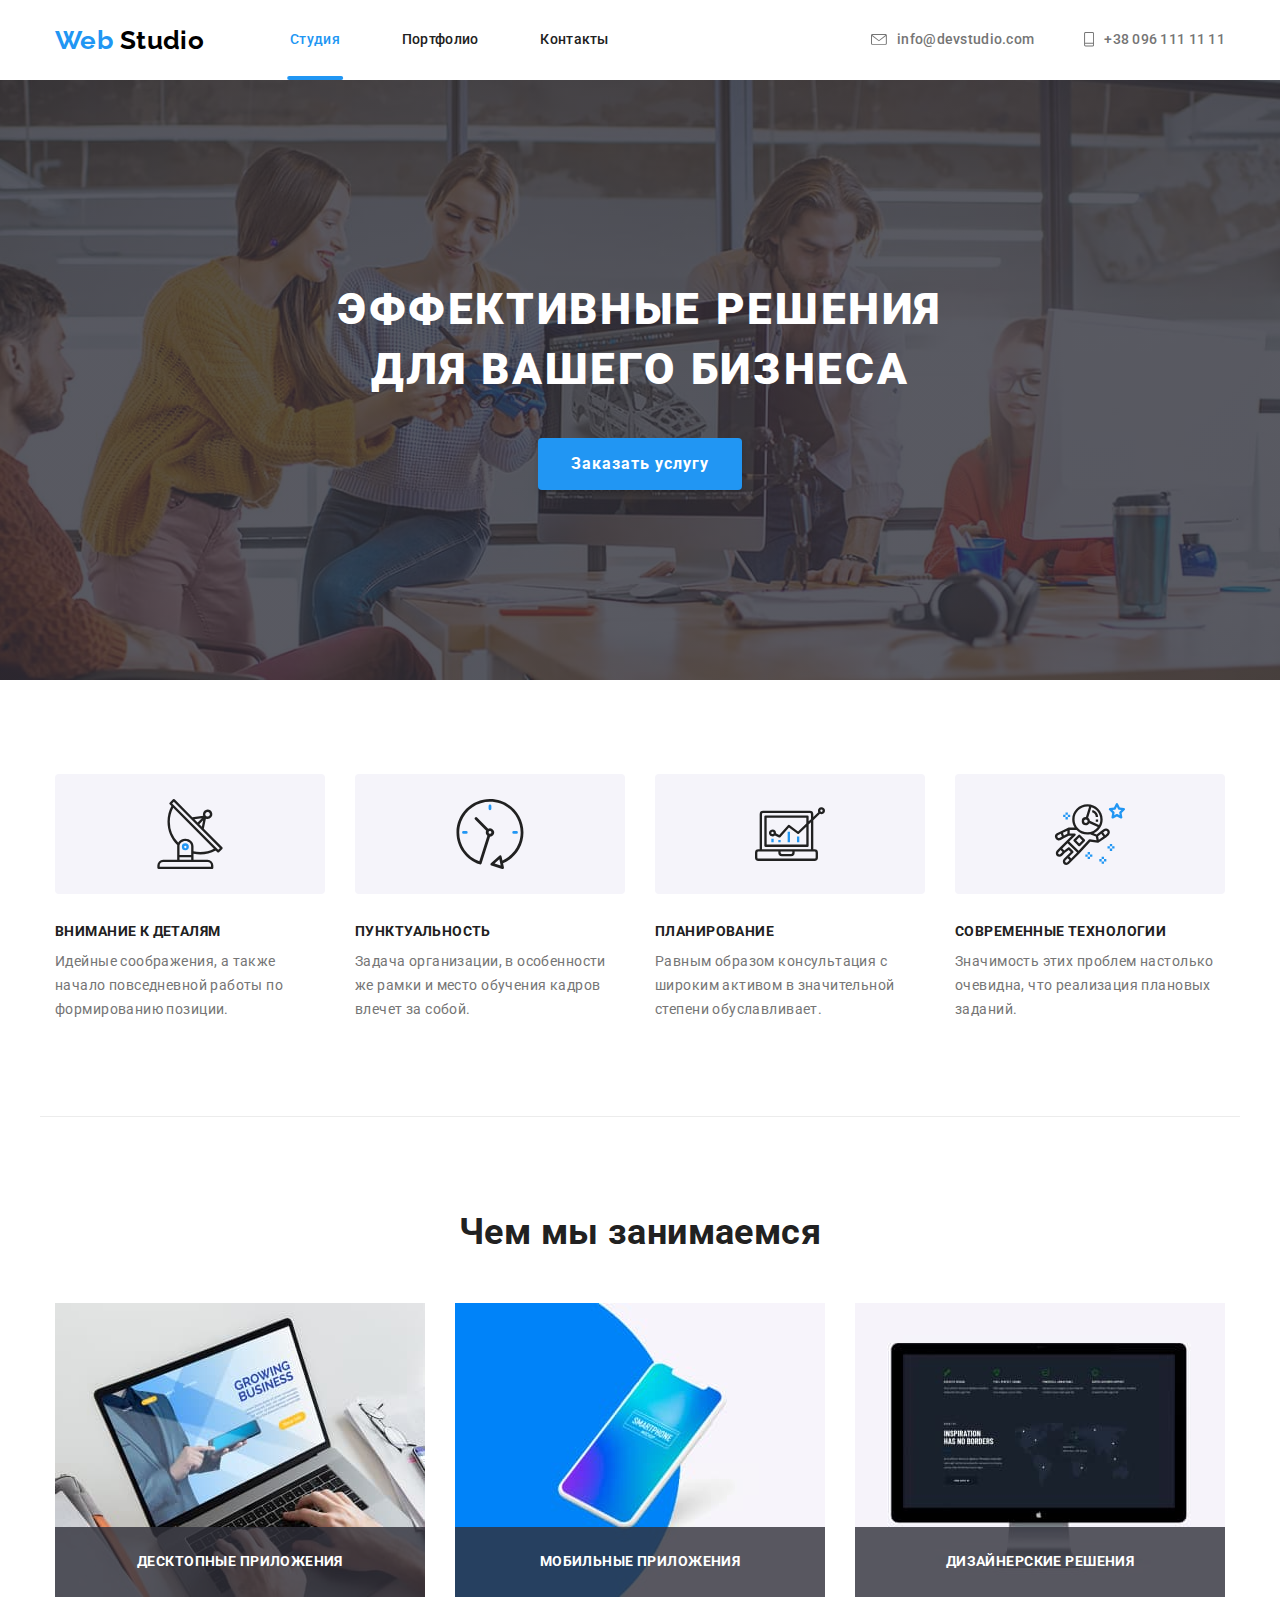
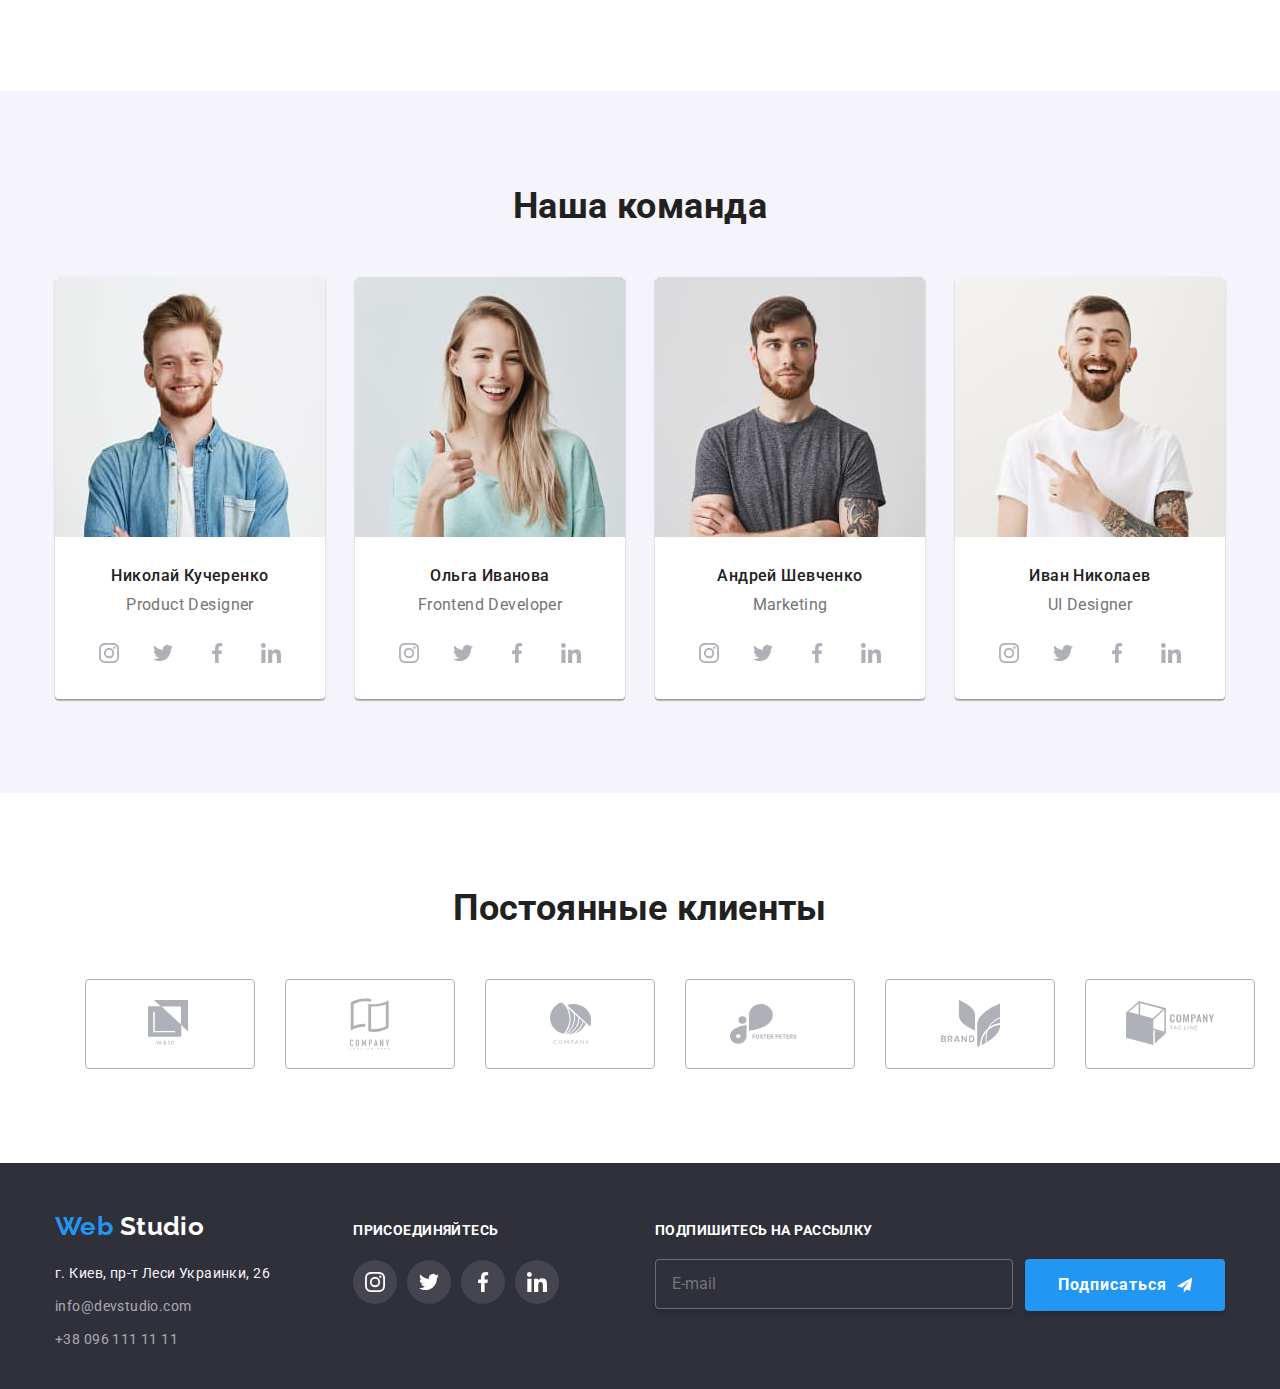
<file: index.html>
<!DOCTYPE html>
<html lang="ru">
  <head>
    <meta charset="UTF-8" />
    <meta name="viewport" content="width=device-width, initial-scale=1.0" />
    <title>Web Studio</title>
    <link
      href="https://fonts.googleapis.com/css2?family=Raleway:wght@700&family=Roboto:wght@400;500;700;900&display=swap"
      rel="stylesheet"
    />
    <link
      rel="stylesheet"
      href="https://cdnjs.cloudflare.com/ajax/libs/modern-normalize/0.6.0/modern-normalize.min.css"
    />
    <link rel="stylesheet" href="./css/main.min.css" />
    <link rel="stylesheet" href="./css/studio.min.css" />
  </head>
  <body>
    <!-- Шапка страницы -->

    <header class="page-header">
      <div class="header-flex container">
        <nav class="menu">
          <a class="logo" href="./index.html"> Web <span>Studio</span></a>
          <ul class="menu-list">
            <li class="menu-item">
              <a class="menu-link menu-link-current" href="./index.html"
                >Студия</a
              >
            </li>
            <li class="menu-item">
              <a class="menu-link" href="./portfolio.html">Портфолио</a>
            </li>
            <li class="menu-item">
              <a class="menu-link" href="#">Контакты</a>
            </li>
          </ul>
        </nav>
        <ul class="menu-contacts">
          <li class="contact-item">
            <a class="contact-link" href="mailto:info@devstudio.com">
              <svg class="contact-icon" width="16" height="11">
                <use href="./images/sprite.svg#icon-envelope"></use>
              </svg>
              info@devstudio.com
            </a>
          </li>
          <li class="contact-item">
            <a class="contact-link" href="tel:380961111111">
              <svg class="contact-icon" width="10" height="15">
                <use href="./images/sprite.svg#icon-telephone"></use>
              </svg>
              +38 096 111 11 11
            </a>
          </li>
        </ul>
      </div>
    </header>

    <!--Основной контент страницы-->

    <main>
      <!-- Герой -->
      <section class="hero">
        <h1 class="hero-title">эффективные решения для вашего бизнеса</h1>
        <button class="link-button" data-modal-open>Заказать услугу</button>

        <div class="backdrop is-hidden" data-modal>
          <div class="modal">
            <button class="modal-close" data-modal-close>
              <svg class="icon-md-close" width="11" height="11">
                <use href="./images/sprite.svg#icon-md-close"></use>
              </svg>
            </button>

            <b class="modal-title">
              Оставьте свои данные, мы вам перезвоним
            </b>

            <form class="modal-form" autocomplete="off">
              <ul class="modal-list-form">
                <li class="modal-field-item">
                  <input
                    class="textfield"
                    type="text"
                    name="name"
                    id="name"
                    placeholder=" "
                  />
                  <label class="form-label" for="name">Имя</label>
                  <svg class="form-icon" width="18" height="18">
                    <use href="./images/sprite.svg#icon-person"></use>
                  </svg>
                </li>
                <li class="modal-field-item">
                  <input
                    class="textfield"
                    type="tel"
                    name="tel"
                    id="tel"
                    placeholder=" "
                  />
                  <label class="form-label" for="tel">Телефон</label>
                  <svg class="form-icon" width="18" height="18">
                    <use href="./images/sprite.svg#icon-phone"></use>
                  </svg>
                </li>
                <li class="modal-field-item">
                  <input
                    class="textfield"
                    type="email"
                    name="email"
                    id="modal-mail"
                    placeholder=" "
                  />
                  <label class="form-label" for="modal-mail">Почта</label>
                  <svg class="form-icon" width="18" height="18">
                    <use href="./images/sprite.svg#icon-email"></use>
                  </svg>
                </li>
              </ul>
              <div class="comment-field">
                <textarea
                  class="comment"
                  name="comment"
                  id="comment"
                  rows="8"
                  placeholder=" "
                ></textarea>
                <label class="comment-label" for="comment">Комментарий</label>
              </div>

              <label class="modal-consent">
                <input class="modal-checkbox" type="checkbox" name="policy" />
                <span class="checkbox-icon"></span>
                <span
                  >Соглашаюсь с рассылкой и принимаю
                  <a class="modal-link-consent" href="#">
                    Условия договора</a
                  ></span
                >
              </label>

              <button class="link-button" type="submit">Отправить</button>
            </form>
          </div>
        </div>
      </section>

      <!--Преимущества студии-->
      <section class="benefits">
        <div class="container">
          <h2 class="visually-hidden">Наши преимущества</h2>
          <ul class="benefits-list">
            <li class="item">
              <svg class="benefit-icon" width="70" height="70">
                <use href="./images/sprite.svg#icon-antena"></use>
              </svg>
              <h3>Внимание к деталям</h3>
              <p>
                Идейные соображения, а также начало повседневной работы по
                формированию позиции.
              </p>
            </li>
            <li class="item">
              <svg class="benefit-icon" width="70" height="70">
                <use href="./images/sprite.svg#icon-clock"></use>
              </svg>
              <h3>Пунктуальность</h3>
              <p>
                Задача организации, в особенности же рамки и место обучения
                кадров влечет за собой.
              </p>
            </li>
            <li class="item">
              <svg class="benefit-icon" width="70" height="70">
                <use href="./images/sprite.svg#icon-diagram"></use>
              </svg>
              <h3>Планирование</h3>
              <p>
                Равным образом консультация с широким активом в значительной
                степени обуславливает.
              </p>
            </li>
            <li class="item">
              <svg class="benefit-icon" width="70" height="70">
                <use href="./images/sprite.svg#icon-astronaut"></use>
              </svg>
              <h3>Современные технологии</h3>
              <p>
                Значимость этих проблем настолько очевидна, что реализация
                плановых заданий.
              </p>
            </li>
          </ul>
        </div>
      </section>

      <!--Направления разработки-->
      <section class="services">
        <div class="container">
          <h2>Чем мы занимаемся</h2>
          <ul class="services-list">
            <li class="item">
              <img
                class="service-photo"
                src="./images/Operation/desktop-apps.jpg"
                alt="Картинка Рабочего стола компьютера"
                width="370"
                height="294"
              />
              <h3>Десктопные приложения</h3>
            </li>
            <li class="item">
              <img
                class="service-photo"
                src="./images/Operation/mobile-apps.jpg"
                alt="Картинка экрана мобильного телефона"
                width="370"
                height="294"
              />
              <h3>Мобильные приложения</h3>
            </li>
            <li class="item">
              <img
                class="service-photo"
                src="./images/Operation/design-apps.jpg"
                alt="Картинка Дизайнерских решений"
                width="370"
                height="294"
              />
              <h3>Дизайнерские решения</h3>
            </li>
          </ul>
        </div>
      </section>

      <!--Наша команда-->
      <section class="team">
        <div class="container">
          <h2>Наша команда</h2>
          <ul class="team-list">
            <li class="member">
              <img
                class="team-photo"
                src="./images/Photo_Contacts/john-smith.jpg"
                alt="Фото Джон Смит"
                width="270"
                height="260"
              />
              <h3>Николай Кучеренко</h3>
              <p>Product Designer</p>
              <ul class="socials-list">
                <li class="socials-item">
                  <a
                    class="socials-link"
                    href="#"
                    aria-label="Ссылка на Instagram"
                    target="_blank"
                  >
                    <svg class="socials-icon" width="20" height="20">
                      <use href="./images/sprite.svg#icon-instagram"></use>
                    </svg>
                    <span class="visually-hidden">Instagram</span>
                  </a>
                </li>
                <li class="socials-item">
                  <a
                    class="socials-link"
                    href="#"
                    aria-label="Ссылка на Twitter"
                    target="_blank"
                  >
                    <svg class="socials-icon" width="20" height="20">
                      <use href="./images/sprite.svg#icon-twitter"></use>
                    </svg>
                    <span class="visually-hidden">Twitter</span></a
                  >
                </li>
                <li class="socials-item">
                  <a
                    class="socials-link"
                    href="#"
                    aria-label="Ссылка на Facebook"
                    target="_blank"
                  >
                    <svg class="socials-icon" width="20" height="20">
                      <use href="./images/sprite.svg#icon-facebook"></use>
                    </svg>
                    <span class="visually-hidden">Facebook</span></a
                  >
                </li>
                <li class="socials-item">
                  <a
                    class="socials-link"
                    href="#"
                    aria-label="Ссылка на LinkedIn"
                    target="_blank"
                  >
                    <svg class="socials-icon" width="20" height="20">
                      <use href="./images/sprite.svg#icon-linkedin"></use>
                    </svg>
                    <span class="visually-hidden">LinkedIn</span></a
                  >
                </li>
              </ul>
            </li>
            <li class="member">
              <img
                class="team-photo"
                src="./images/Photo_Contacts/marta-stewart.jpg"
                alt="Фото Марта Стюарт"
                width="270"
                height="260"
              />
              <h3>Ольга Иванова</h3>
              <p>Frontend Developer</p>
              <ul class="socials-list">
                <li class="socials-item">
                  <a
                    class="socials-link"
                    href="#"
                    aria-label="Ссылка на Instagram"
                    target="_blank"
                  >
                    <svg class="socials-icon" width="20" height="20">
                      <use href="./images/sprite.svg#icon-instagram"></use>
                    </svg>
                    <span class="visually-hidden">Instagram</span>
                  </a>
                </li>
                <li class="socials-item">
                  <a
                    class="socials-link"
                    href="#"
                    aria-label="Ссылка на Twitter"
                    target="_blank"
                  >
                    <svg class="socials-icon" width="20" height="20">
                      <use href="./images/sprite.svg#icon-twitter"></use>
                    </svg>
                    <span class="visually-hidden">Twitter</span></a
                  >
                </li>
                <li class="socials-item">
                  <a
                    class="socials-link"
                    href="#"
                    aria-label="Ссылка на Facebook"
                    target="_blank"
                  >
                    <svg class="socials-icon" width="20" height="20">
                      <use href="./images/sprite.svg#icon-facebook"></use>
                    </svg>
                    <span class="visually-hidden">Facebook</span></a
                  >
                </li>
                <li class="socials-item">
                  <a
                    class="socials-link"
                    href="#"
                    aria-label="Ссылка на LinkedIn"
                    target="_blank"
                  >
                    <svg class="socials-icon" width="20" height="20">
                      <use href="./images/sprite.svg#icon-linkedin"></use>
                    </svg>
                    <span class="visually-hidden">LinkedIn</span></a
                  >
                </li>
              </ul>
            </li>
            <li class="member">
              <img
                class="team-photo"
                src="./images/Photo_Contacts/robert-jakis.jpg"
                alt="Фото Роберт Якис"
                width="270"
                height="260"
              />
              <h3>Андрей Шевченко</h3>
              <p>Marketing</p>
              <ul class="socials-list">
                <li class="socials-item">
                  <a
                    class="socials-link"
                    href="#"
                    aria-label="Ссылка на Instagram"
                    target="_blank"
                  >
                    <svg class="socials-icon" width="20" height="20">
                      <use href="./images/sprite.svg#icon-instagram"></use>
                    </svg>
                    <span class="visually-hidden">Instagram</span>
                  </a>
                </li>
                <li class="socials-item">
                  <a
                    class="socials-link"
                    href="#"
                    aria-label="Ссылка на Twitter"
                    target="_blank"
                  >
                    <svg class="socials-icon" width="20" height="20">
                      <use href="./images/sprite.svg#icon-twitter"></use>
                    </svg>
                    <span class="visually-hidden">Twitter</span></a
                  >
                </li>
                <li class="socials-item">
                  <a
                    class="socials-link"
                    href="#"
                    aria-label="Ссылка на Facebook"
                    target="_blank"
                  >
                    <svg class="socials-icon" width="20" height="20">
                      <use href="./images/sprite.svg#icon-facebook"></use>
                    </svg>
                    <span class="visually-hidden">Facebook</span></a
                  >
                </li>
                <li class="socials-item">
                  <a
                    class="socials-link"
                    href="#"
                    aria-label="Ссылка на LinkedIn"
                    target="_blank"
                  >
                    <svg class="socials-icon" width="20" height="20">
                      <use href="./images/sprite.svg#icon-linkedin"></use>
                    </svg>
                    <span class="visually-hidden">LinkedIn</span></a
                  >
                </li>
              </ul>
            </li>
            <li class="member">
              <img
                class="team-photo"
                src="./images/Photo_Contacts/martin-doe.jpg"
                alt="Фото Мартин Дое"
                width="270"
                height="260"
              />
              <h3>Иван Николаев</h3>
              <p>UI Designer</p>
              <ul class="socials-list">
                <li class="socials-item">
                  <a
                    class="socials-link"
                    href="#"
                    aria-label="Ссылка на Instagram"
                    target="_blank"
                  >
                    <svg class="socials-icon" width="20" height="20">
                      <use href="./images/sprite.svg#icon-instagram"></use>
                    </svg>
                    <span class="visually-hidden">Instagram</span>
                  </a>
                </li>
                <li class="socials-item">
                  <a
                    class="socials-link"
                    href="#"
                    aria-label="Ссылка на Twitter"
                    target="_blank"
                  >
                    <svg class="socials-icon" width="20" height="20">
                      <use href="./images/sprite.svg#icon-twitter"></use>
                    </svg>
                    <span class="visually-hidden">Twitter</span></a
                  >
                </li>
                <li class="socials-item">
                  <a
                    class="socials-link"
                    href="#"
                    aria-label="Ссылка на Facebook"
                    target="_blank"
                  >
                    <svg class="socials-icon" width="20" height="20">
                      <use href="./images/sprite.svg#icon-facebook"></use>
                    </svg>
                    <span class="visually-hidden">Facebook</span></a
                  >
                </li>
                <li class="socials-item">
                  <a
                    class="socials-link"
                    href=" №"
                    aria-label="Ссылка на LinkedIn"
                    target="_blank"
                  >
                    <svg class="socials-icon" width="20" height="20">
                      <use href="./images/sprite.svg#icon-linkedin"></use>
                    </svg>
                    <span class="visually-hidden">LinkedIn</span></a
                  >
                </li>
              </ul>
            </li>
          </ul>
        </div>
      </section>

      <!--Постоянные клиенты-->
      <section class="customers">
        <div class="container">
          <h2>Постоянные клиенты</h2>
          <ul class="customers-list">
            <li class="client-tittle">
              <a
                class="client-link"
                href="#"
                aria-label="Ссылка на Клиента1"
                target="_blank"
              >
                <svg class="client-icon" width="44" height="49">
                  <use href="./images/sprite.svg#icon-Client1"></use>
                </svg>
              </a>
            </li>
            <li class="client-tittle">
              <a
                class="client-link"
                href="#"
                aria-label="Ссылка на Клиента2"
                target="_blank"
              >
                <svg class="client-icon" width="40" height="52">
                  <use href="./images/sprite.svg#icon-Client2"></use>
                </svg>
              </a>
            </li>
            <li class="client-tittle">
              <a
                class="client-link"
                href="#"
                aria-label="Ссылка на Клиента3"
                target="_blank"
              >
                <svg class="client-icon" width="41" height="43">
                  <use href="./images/sprite.svg#icon-Client3"></use>
                </svg>
              </a>
            </li>
            <li class="client-tittle">
              <a
                class="client-link"
                href="#"
                aria-label="Ссылка на Клиента4"
                target="_blank"
              >
                <svg class="client-icon" width="80" height="42">
                  <use href="./images/sprite.svg#icon-Client4"></use>
                </svg>
              </a>
            </li>
            <li class="client-tittle">
              <a
                class="client-link"
                href="#"
                aria-label="Ссылка на Клиента5"
                target="_blank"
              >
                <svg class="client-icon" width="59" height="47">
                  <use href="./images/sprite.svg#icon-Client5"></use>
                </svg>
              </a>
            </li>
            <li class="client-tittle">
              <a
                class="client-link"
                href="#"
                aria-label="Ссылка на Клиента6"
                target="_blank"
              >
                <svg class="client-icon" width="88" height="45">
                  <use href="./images/sprite.svg#icon-Client6"></use>
                </svg>
              </a>
            </li>
          </ul>
        </div>
      </section>
    </main>

    <!-- Подвал страницы -->

    <footer>
      <!--Контакты-->
      <div class="container footer-flex">
        <div class="footer-contacts">
          <h2 class="visually-hidden">Контакты студии</h2>
          <a class="logo" href="./index.html">
            Web <span class="footer-logo-part">Studio</span></a
          >
          <address class="adress-location">
            г. Киев, пр-т Леси Украинки, 26
          </address>
          <address class="adress-contacts">
            <a class="adress-contacts-item" href="mailto:info@devstudio.com"
              >info@devstudio.com</a
            >
            <a class="adress-contacts-item" href="tel:380961111111"
              >+38 096 111 11 11</a
            >
          </address>
        </div>
        <!--Социальные сети-->
        <div class="socials">
          <h2 class="visually-hidden">Ссылки на социальные сети студии</h2>
          <h3 class="title"><b>присоединяйтесь</b></h3>
          <ul class="socials-list">
            <li class="socials-item">
              <a
                class="socials-link"
                href="№"
                aria-label="Ссылка на Instagram"
                target="_blank"
              >
                <svg class="socials-icon" width="20" height="20">
                  <use href="./images/sprite.svg#icon-instagram"></use>
                </svg>
                <span class="visually-hidden">
                  Инстаграм
                </span>
              </a>
            </li>
            <li class="socials-item">
              <a
                class="socials-link"
                href="№"
                aria-label="Ссылка на Twitter"
                target="_blank"
              >
                <svg class="socials-icon" width="20" height="20">
                  <use href="./images/sprite.svg#icon-twitter"></use>
                </svg>
                <span class="visually-hidden">
                  Твиттер
                </span>
              </a>
            </li>
            <li class="socials-item">
              <a
                class="socials-link"
                href="№"
                aria-label="Ссылка на Facebook"
                target="_blank"
              >
                <svg class="socials-icon" width="20" height="20">
                  <use href="./images/sprite.svg#icon-facebook"></use>
                </svg>
                <span class="visually-hidden">
                  Фейсбук
                </span>
              </a>
            </li>
            <li class="socials-item">
              <a
                class="socials-link"
                href="№"
                aria-label="Ссылка на LinkedIn"
                target="_blank"
              >
                <svg class="socials-icon" width="20" height="20">
                  <use href="./images/sprite.svg#icon-linkedin"></use>
                </svg>
                <span class="visually-hidden">
                  ЛинкедИн
                  <svg class="socials-icon" width="20" height="20">
                    <use href="./images/sprite.svg#icon-instagram"></use>
                  </svg>
                </span>
              </a>
            </li>
          </ul>
        </div>
        <!--Форма подписки-->
        <div class="subscribe">
          <h2 class="visually-hidden">Форма подписки</h2>
          <h3><b>Подпишитесь на рассылку</b></h3>

          <form class="modal-form" autocomplete="off">
            <div class="footer-form">
              <label for="mail"></label>
              <input type="email" name="email" id="mail" placeholder="E-mail" />
              <button class="link-button" type="submit">
                Подписаться
                <svg class="subscribe-icon" width="24" height="24">
                  <use href="./images/sprite.svg#icon-send"></use>
                </svg>
              </button>
            </div>
          </form>
        </div>
      </div>
    </footer>
    <script src="./js/modal.js"></script>
  </body>
</html>
</file>
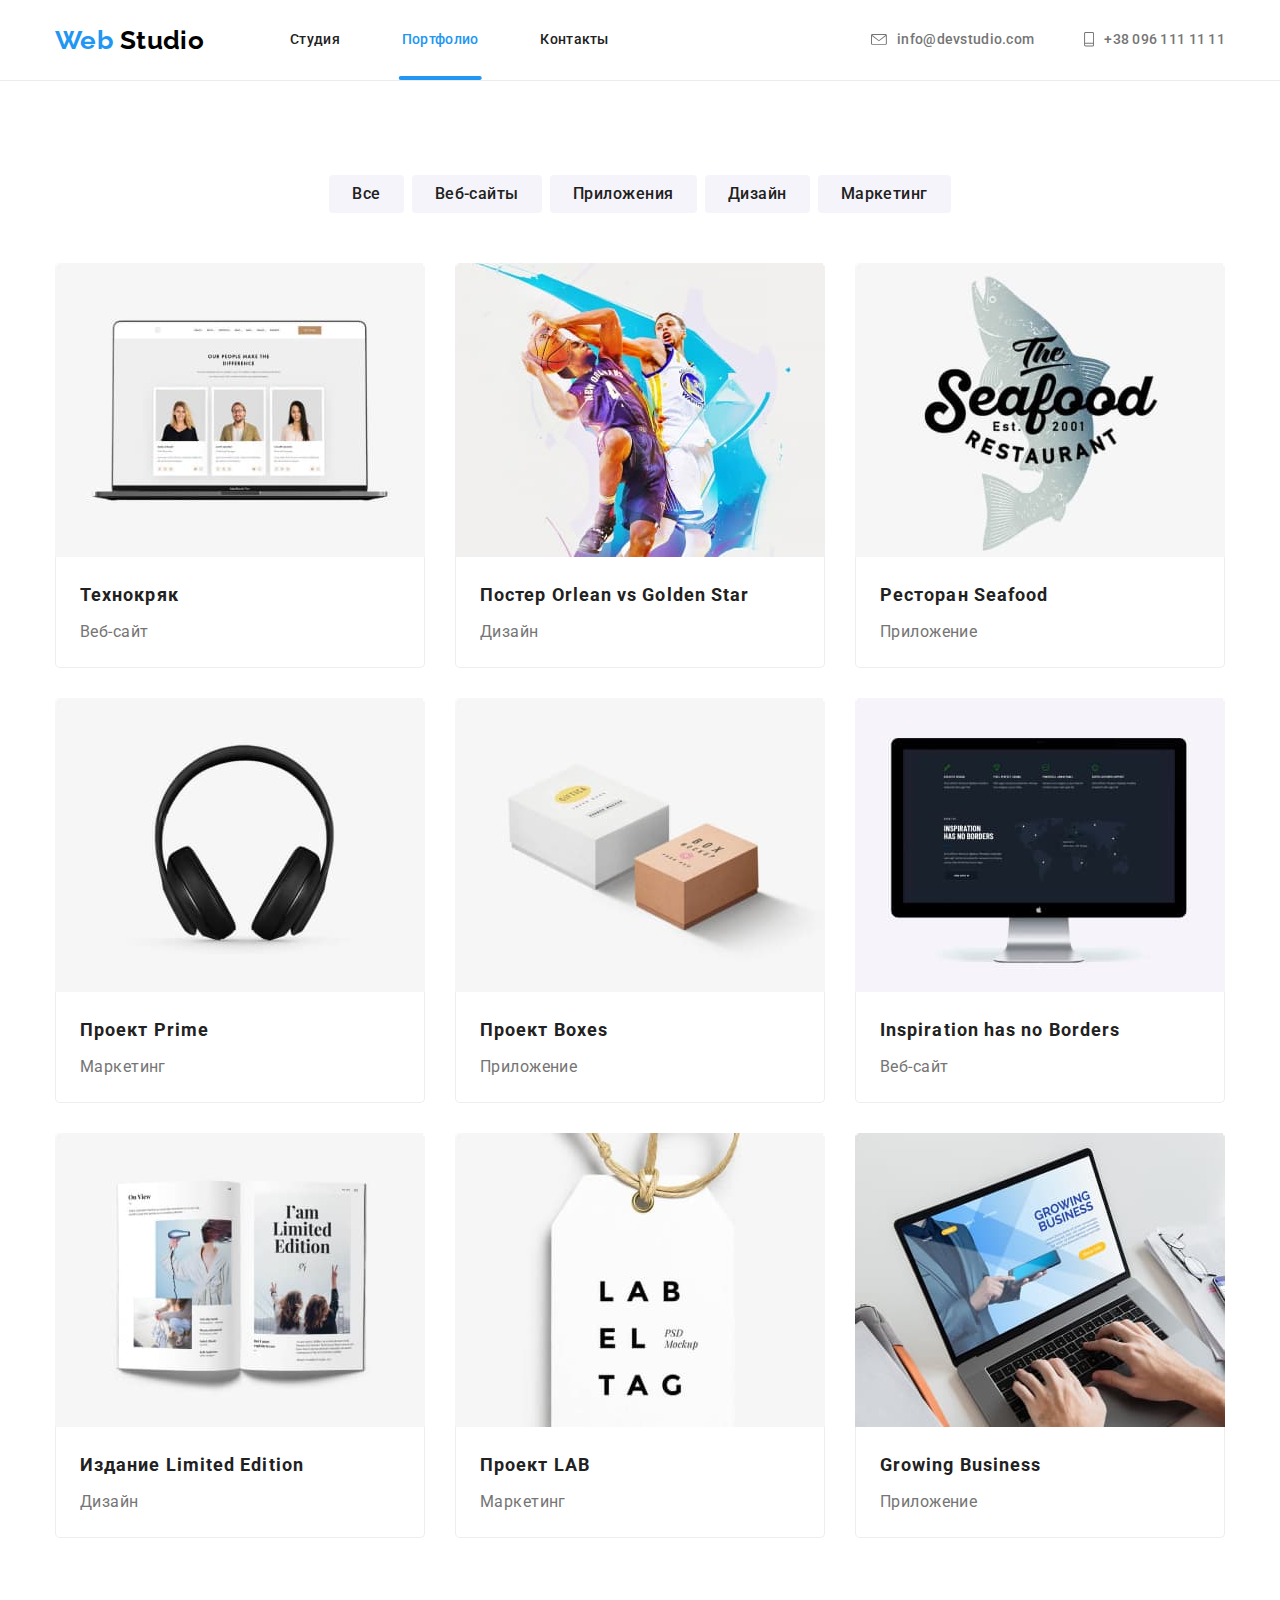
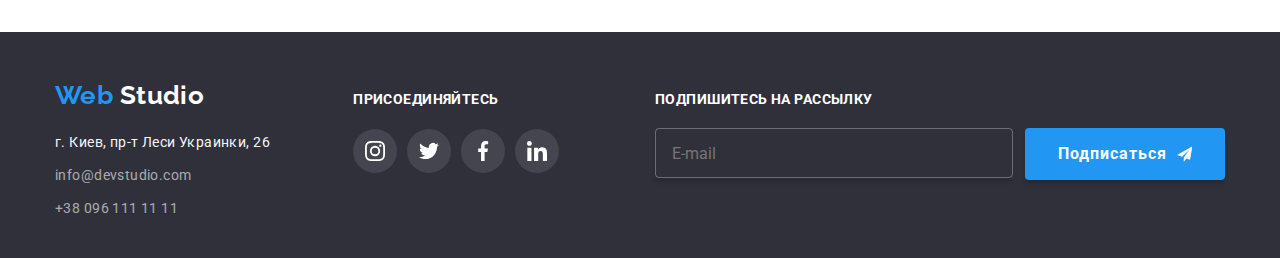
<file: portfolio.html>
<!DOCTYPE html>
<html lang="en">
  <head>
    <meta charset="UTF-8" />
    <meta name="viewport" content="width=device-width, initial-scale=1.0" />
    <title>Portfolio</title>
    <link
      href="https://fonts.googleapis.com/css2?family=Raleway:wght@700&family=Roboto:wght@400;500;700;900&display=swap"
      rel="stylesheet"
    />
    <link
      rel="stylesheet"
      href="https://cdnjs.cloudflare.com/ajax/libs/modern-normalize/0.6.0/modern-normalize.min.css"
    />
    <link rel="stylesheet" href="./css/main.min.css" />
    <link rel="stylesheet" href="./css/porfolio.min.css" />
  </head>
  <body>
    <!-- Шапка страницы -->
    <header class="page-header page-header-accent">
      <div class="header-flex container">
        <nav class="menu">
          <a class="logo" href="./index.html"> Web <span>Studio</span></a>
          <ul class="menu-list">
            <li class="menu-item">
              <a class="menu-link" href="./index.html">Студия</a>
            </li>
            <li class="menu-item">
              <a class="menu-link menu-link-current" href="./portfolio.html"
                >Портфолио</a
              >
            </li>
            <li class="menu-item">
              <a class="menu-link" href="#">Контакты</a>
            </li>
          </ul>
        </nav>
        <ul class="menu-contacts">
          <li class="contact-item">
            <a class="contact-link" href="mailto:info@devstudio.com">
              <svg class="contact-icon" width="16" height="11">
                <use href="./images/sprite.svg#icon-envelope"></use>
              </svg>
              info@devstudio.com
            </a>
          </li>
          <li class="contact-item">
            <a class="contact-link" href="tel:380961111111">
              <svg class="contact-icon" width="10" height="15">
                <use href="./images/sprite.svg#icon-telephone"></use>
              </svg>
              +38 096 111 11 11
            </a>
          </li>
        </ul>
      </div>
    </header>
    <!--Основной контент страницы-->
    <main>
      <!-- Фильтры работ -->
      <section>
        <div class="container">
          <h1 class="visually-hidden">Страница Портфолио</h1>
          <!--Для семантики, потом скрою через CSS-->
          <ul class="filters">
            <li class="item">
              <button class="filters-btn" type="button">Все</button>
            </li>
            <li class="item">
              <button class="filters-btn" type="button">Веб-сайты</button>
            </li>
            <li class="item">
              <button class="filters-btn" type="button">Приложения</button>
            </li>
            <li class="item">
              <button class="filters-btn" type="button">Дизайн</button>
            </li>
            <li class="item">
              <button class="filters-btn" type="button">Маркетинг</button>
            </li>
          </ul>
          <!-- Примеры работ -->
          <ul class="work-examples">
            <li class="example">
              <a class="work-link" href="#">
                <div class="overlay">
                  <img
                    src="./images/portfolio/Technocryak.jpg"
                    alt="Фото экрана монитора с сайтом"
                    width="370"
                    height="294"
                  />
                  <p class="hover-text">
                    Технокряк это современная площадка распространения
                    коронавируса. Компании используют эту платформу для
                    цифрового шпионажа и атак на защищённые сервера конкурентов.
                  </p>
                </div>
                <div class="example-content">
                  <h2>Технокряк</h2>
                  <p>Веб-сайт</p>
                </div>
              </a>
            </li>
            <li class="example">
              <a class="work-link" href="#">
                <div class="overlay">
                  <img
                    src="./images/portfolio/poster-new-dream.jpg"
                    alt="Два баскетболиста борются за мяч"
                    width="370"
                    height="294"
                  />
                  <p class="hover-text">
                    Технокряк это современная площадка распространения
                    коронавируса. Компании используют эту платформу для
                    цифрового шпионажа и атак на защищённые сервера конкурентов.
                  </p>
                </div>
                <div class="example-content">
                  <h2>Постер <span lang="en"> Orlean vs Golden Star</span></h2>
                  <p>Дизайн</p>
                </div>
              </a>
            </li>
            <li class="example">
              <a class="work-link" href="#">
                <div class="overlay">
                  <img
                    src="./images/portfolio/seafood.jpg"
                    alt="Логотип ресторана Seafood"
                    width="370"
                    height="294"
                  />
                  <p class="hover-text">
                    Технокряк это современная площадка распространения
                    коронавируса. Компании используют эту платформу для
                    цифрового шпионажа и атак на защищённые сервера конкурентов.
                  </p>
                </div>
                <div class="example-content">
                  <h2>Ресторан <span lang="en">Seafood</span></h2>
                  <p>Приложение</p>
                </div>
              </a>
            </li>
            <li class="example">
              <a class="work-link" href="#">
                <div class="overlay">
                  <img
                    src="./images/portfolio/prime-project.jpg"
                    alt="Черные наушники на белом фоне"
                    width="370"
                    height="294"
                  />
                  <p class="hover-text">
                    Технокряк это современная площадка распространения
                    коронавируса. Компании используют эту платформу для
                    цифрового шпионажа и атак на защищённые сервера конкурентов.
                  </p>
                </div>
                <div class="example-content">
                  <h2>Проект <span lang="en">Prime</span></h2>
                  <p>Маркетинг</p>
                </div>
              </a>
            </li>
            <li class="example">
              <a class="work-link" href="#">
                <div class="overlay">
                  <img
                    src="./images/portfolio/boxes-project.jpg"
                    alt="Картинка большой белой коробки и коричневой чуть поменьше"
                    width="370"
                    height="294"
                  />
                  <p class="hover-text">
                    Технокряк это современная площадка распространения
                    коронавируса. Компании используют эту платформу для
                    цифрового шпионажа и атак на защищённые сервера конкурентов.
                  </p>
                </div>
                <div class="example-content">
                  <h2>Проект <span lang="en">Boxes</span></h2>
                  <p>Приложение</p>
                </div>
              </a>
            </li>
            <li class="example">
              <a class="work-link" href="#">
                <div class="overlay">
                  <img
                    src="./images/portfolio/inspiration.jpg"
                    alt="Картинка открытого сайта на iMac"
                    width="370"
                    height="294"
                  />
                  <p class="hover-text">
                    Технокряк это современная площадка распространения
                    коронавируса. Компании используют эту платформу для
                    цифрового шпионажа и атак на защищённые сервера конкурентов.
                  </p>
                </div>
                <div class="example-content">
                  <h2 lang="en">Inspiration has no Borders</h2>
                  <p>Веб-сайт</p>
                </div>
              </a>
            </li>
            <li class="example">
              <a class="work-link" href="#">
                <div class="overlay">
                  <img
                    src="./images/portfolio/limited-edition.jpg"
                    alt="Картинка открытого журнала"
                    width="370"
                  />
                  <p class="hover-text">
                    Технокряк это современная площадка распространения
                    коронавируса. Компании используют эту платформу для
                    цифрового шпионажа и атак на защищённые сервера конкурентов.
                  </p>
                </div>
                <div class="example-content">
                  <h2>Издание <span lang="en">Limited Edition</span></h2>
                  <p>Дизайн</p>
                </div>
              </a>
            </li>
            <li class="example">
              <a class="work-link" href="#">
                <div class="overlay">
                  <img
                    src="./images/portfolio/lab-project.jpg"
                    alt="Фото бирки с лого компании ЛАБ"
                    width="370"
                    height="294"
                  />
                  <p class="hover-text">
                    Технокряк это современная площадка распространения
                    коронавируса. Компании используют эту платформу для
                    цифрового шпионажа и атак на защищённые сервера конкурентов.
                  </p>
                </div>
                <div class="example-content">
                  <h2>Проект <span lang="en">LAB</span></h2>
                  <p>Маркетинг</p>
                </div>
              </a>
            </li>
            <li class="example">
              <a class="work-link" href="#">
                <div class="overlay">
                  <img
                    src="./images/portfolio/growing-bussines.jpg"
                    alt="Фото открытого Macbook c сайтом компании"
                    width="370"
                    height="294"
                  />
                  <p class="hover-text">
                    Технокряк это современная площадка распространения
                    коронавируса. Компании используют эту платформу для
                    цифрового шпионажа и атак на защищённые сервера конкурентов.
                  </p>
                </div>
                <div class="example-content">
                  <h2><span lang="en">Growing Business</span></h2>
                  <p>Приложение</p>
                </div>
              </a>
            </li>
          </ul>
        </div>
      </section>
    </main>

    <!-- Подвал страницы -->
    <footer>
      <!--Контакты-->
      <div class="container footer-flex">
        <div class="footer-contacts">
          <h2 class="visually-hidden">Контакты студии</h2>
          <a class="logo" href="./index.html">
            Web <span class="footer-logo-part">Studio</span></a
          >
          <address class="adress-location">
            г. Киев, пр-т Леси Украинки, 26
          </address>
          <address class="adress-contacts">
            <a class="adress-contacts-item" href="mailto:info@devstudio.com"
              >info@devstudio.com</a
            >
            <a class="adress-contacts-item" href="tel:380961111111"
              >+38 096 111 11 11</a
            >
          </address>
        </div>
        <!--Социальные сети-->
        <div class="socials">
          <h2 class="visually-hidden">Ссылки на социальные сети студии</h2>
          <h3 class="title"><b>присоединяйтесь</b></h3>
          <ul class="socials-list">
            <li class="socials-item">
              <a
                class="socials-link"
                href="№"
                aria-label="Ссылка на Instagram"
                target="_blank"
              >
                <svg class="socials-icon" width="20" height="20">
                  <use href="./images/sprite.svg#icon-instagram"></use>
                </svg>
                <span class="visually-hidden">
                  Инстаграм
                </span>
              </a>
            </li>
            <li class="socials-item">
              <a
                class="socials-link"
                href="№"
                aria-label="Ссылка на Twitter"
                target="_blank"
              >
                <svg class="socials-icon" width="20" height="20">
                  <use href="./images/sprite.svg#icon-twitter"></use>
                </svg>
                <span class="visually-hidden">
                  Твиттер
                </span>
              </a>
            </li>
            <li class="socials-item">
              <a
                class="socials-link"
                href="№"
                aria-label="Ссылка на Facebook"
                target="_blank"
              >
                <svg class="socials-icon" width="20" height="20">
                  <use href="./images/sprite.svg#icon-facebook"></use>
                </svg>
                <span class="visually-hidden">
                  Фейсбук
                </span>
              </a>
            </li>
            <li class="socials-item">
              <a
                class="socials-link"
                href="№"
                aria-label="Ссылка на LinkedIn"
                target="_blank"
              >
                <svg class="socials-icon" width="20" height="20">
                  <use href="./images/sprite.svg#icon-linkedin"></use>
                </svg>
                <span class="visually-hidden">
                  ЛинкедИн
                  <svg class="socials-icon" width="20" height="20">
                    <use href="./images/sprite.svg#icon-instagram"></use>
                  </svg>
                </span>
              </a>
            </li>
          </ul>
        </div>
        <!--Форма подписки-->
        <div class="subscribe">
          <h2 class="visually-hidden">Форма подписки</h2>
          <h3><b>Подпишитесь на рассылку</b></h3>

          <form class="modal-form" autocomplete="off">
            <div class="footer-form">
              <label for="mail"></label>
              <input type="email" name="email" id="mail" placeholder="E-mail" />
              <button class="link-button" type="submit">
                Подписаться
                <svg class="subscribe-icon" width="24" height="24">
                  <use href="./images/sprite.svg#icon-send"></use>
                </svg>
              </button>
            </div>
          </form>
        </div>
      </div>
    </footer>
  </body>
</html>
</file>
<file: css/main.min.css>
body{background-color:#fff;font-family:"Roboto",sans-serif;font-style:normal;font-weight:400;font-size:14px;line-height:1.14;letter-spacing:.03em}ul{margin:0;padding:0;list-style:none}h2{margin:0;margin-bottom:50px;padding:0;color:#212121;font-weight:700;font-size:36px;line-height:1.17;text-align:center}h3{margin:0;padding:0;color:#fff;text-transform:uppercase;font-weight:700;font-size:14px}.visually-hidden{position:absolute;width:1px;height:1px;margin:-1px;border:0;padding:0;clip:rect(0 0 0 0);overflow:hidden}.container,.header-flex{width:1200px;padding-left:15px;padding-right:15px;margin-left:auto;margin-right:auto;padding-top:94px;padding-bottom:94px}img{display:block;max-width:100%;height:auto}.header-flex,.menu,.menu-list,.menu-contacts,.contact-link,.footer-form>.link-button{display:-webkit-box;display:-ms-flexbox;display:flex;-webkit-box-align:center;-ms-flex-align:center;align-items:center}.socials-list{display:-webkit-box;display:-ms-flexbox;display:flex;-ms-flex-line-pack:justify;align-content:space-between;min-width:270px}/*! modern-normalize v0.6.0 | MIT License | https://github.com/sindresorhus/modern-normalize */*,*::before,*::after{-webkit-box-sizing:border-box;box-sizing:border-box}:root{-moz-tab-size:4;-o-tab-size:4;tab-size:4}html{line-height:1.15;-webkit-text-size-adjust:100%}body{margin:0}body{font-family:system-ui,-apple-system,"Segoe UI",Roboto,Helvetica,Arial,sans-serif,"Apple Color Emoji","Segoe UI Emoji"}hr{height:0}abbr[title]{-webkit-text-decoration:underline dotted;text-decoration:underline dotted}b,strong{font-weight:bolder}code,kbd,samp,pre{font-family:SFMono-Regular, Consolas, 'Liberation Mono', Menlo, monospace;font-size:1em}small{font-size:80%}sub,sup{font-size:75%;line-height:0;position:relative;vertical-align:baseline}sub{bottom:-0.25em}sup{top:-0.5em}button,input,optgroup,select,textarea{font-family:inherit;font-size:100%;line-height:1.15;margin:0}button,select{text-transform:none}button,[type='button'],[type='reset'],[type='submit']{-webkit-appearance:button}button::-moz-focus-inner,[type='button']::-moz-focus-inner,[type='reset']::-moz-focus-inner,[type='submit']::-moz-focus-inner{border-style:none;padding:0}button:-moz-focusring,[type='button']:-moz-focusring,[type='reset']:-moz-focusring,[type='submit']:-moz-focusring{outline:1px dotted ButtonText}fieldset{padding:0.35em 0.75em 0.625em}legend{padding:0}progress{vertical-align:baseline}[type='number']::-webkit-inner-spin-button,[type='number']::-webkit-outer-spin-button{height:auto}[type='search']{-webkit-appearance:textfield;outline-offset:-2px}[type='search']::-webkit-search-decoration{-webkit-appearance:none}::-webkit-file-upload-button{-webkit-appearance:button;font:inherit}summary{display:list-item}.logo{display:inline-block;margin-right:80px;font-family:"Raleway",sans-serif;color:#2196f3;font-weight:700;font-size:26px;line-height:1.19;text-decoration:none}.logo span{color:black}.logo .footer-logo-part{color:#fff}footer .logo{margin-bottom:20px}.header-flex{padding-top:0px;padding-bottom:0px}.menu-item{position:relative}.menu-list .menu-item:not(:last-child){margin-right:50px}.menu-link{display:block;padding-top:32px;padding-bottom:32px;padding-left:6px;padding-right:6px;margin-bottom:0px;color:#212121;text-decoration:none;font-weight:500;letter-spacing:0.02em;-webkit-transition:color 250ms cubic-bezier(0.4, 0, 0.2, 1);transition:color 250ms cubic-bezier(0.4, 0, 0.2, 1)}.menu-link:hover,.menu-link:focus{color:#2196f3}.menu-link-current{color:#2196f3}.menu-link-current::before{content:'';position:absolute;display:block;bottom:-2.5%;left:50%;-webkit-transform:translate(-50%, -50%);transform:translate(-50%, -50%);width:calc(100% - 6px);height:4px;background-color:#2196f3;border-radius:2px}.menu-contacts{margin-left:auto}.menu-contacts .contact-item:not(:last-child){margin-right:50px}.contact-link{margin-bottom:0px;color:#757575;padding-top:32px;padding-bottom:32px;text-decoration:none;font-weight:500;letter-spacing:0.02em;-webkit-transition:color 250ms cubic-bezier(0.4, 0, 0.2, 1);transition:color 250ms cubic-bezier(0.4, 0, 0.2, 1)}.contact-link:hover,.contact-link:focus{color:#2196f3}.contact-icon{margin-right:10px;fill:currentColor;-webkit-transition:fill 250ms cubic-bezier(0.4, 0, 0.2, 1);transition:fill 250ms cubic-bezier(0.4, 0, 0.2, 1)}.contact-icon:hover{fill:#2196f3}.page-header-accent{border-bottom:1px solid #ececec}.link-button{display:inline-block;padding:10px 32px;min-width:200px;min-height:50px;border:1px solid transparent;-webkit-box-shadow:0px 4px 4px rgba(0,0,0,0.15);box-shadow:0px 4px 4px rgba(0,0,0,0.15);border-radius:4px;cursor:pointer;color:#fff;background-color:#2196f3;outline:none;font-weight:700;font-size:16px;line-height:1.87;text-decoration:none;text-align:center;letter-spacing:0.06em}.link-button:focus,.link-button:active{border:0.5px groove #f5f4fa}.link-button:hover button[type='submit'],.link-button:focus button[type='submit'],.link-button:active button[type='submit']{background:#188ce8}footer{background-color:#2f303a}footer .title{margin-bottom:21px}b{display:block;margin-bottom:20px;font-weight:700;font-size:14px}.footer-flex{display:-webkit-box;display:-ms-flexbox;display:flex;-webkit-box-align:baseline;-ms-flex-align:baseline;align-items:baseline;-webkit-box-pack:justify;-ms-flex-pack:justify;justify-content:space-between;padding-top:48px;padding-bottom:0px}.footer-contacts{margin-bottom:28px;margin-right:69px}.adress-location{margin-bottom:9px;color:#f5f4fa;font-style:normal;line-height:1.71}.adress-contacts-item{display:block;margin-bottom:9px;color:rgba(255,255,255,0.6);font-style:normal;line-height:1.71;text-decoration:none}.socials-item:not(:nth-last-child(1)){margin-right:10px}.subscribe{margin-left:auto}.subscribe-icon{display:inline-block;margin-left:10px}.footer-form{display:-webkit-box;display:-ms-flexbox;display:flex;width:570px;-webkit-box-orient:horizontal;-webkit-box-direction:normal;-ms-flex-direction:row;flex-direction:row;-webkit-box-pack:justify;-ms-flex-pack:justify;justify-content:space-between}.footer-form input[type='email']{min-width:358px;height:50px;margin-right:12px;padding:12px 16px;background:inherit;border:1px solid rgba(255,255,255,0.3);-webkit-box-shadow:0px 4px 4px rgba(0,0,0,0.15);box-shadow:0px 4px 4px rgba(0,0,0,0.15);border-radius:4px;outline:none;font-size:16px;line-height:1.25;color:rgba(255,255,255,0.6)}.socials-link{display:block;height:44px;width:44px;padding:12px;background-color:rgba(255,255,255,0.1);border-radius:50%;-webkit-transition:background-color 250ms cubic-bezier(0.4, 0, 0.2, 1);transition:background-color 250ms cubic-bezier(0.4, 0, 0.2, 1)}.socials-link:hover,.socials-link:focus{background-color:#2196f3;cursor:pointer}.member .socials-link{color:#afb1b8;-webkit-transition:all 250ms cubic-bezier(0.4, 0, 0.2, 1);transition:all 250ms cubic-bezier(0.4, 0, 0.2, 1)}.member .socials-link:hover,.member .socials-link:focus{color:#fff}.socials-icon{fill:#fff}.member .socials-icon{fill:currentColor}.filters-btn{display:inline-block;border:1px solid transparent;border-radius:4px;cursor:pointer;padding:6px 22px;height:38px;background:#f5f4fa;color:#212121;outline:none;font-family:"Roboto",sans-serif;font-style:normal;font-weight:500;font-size:16px;line-height:1.16;text-align:center;letter-spacing:.03em;-webkit-transition:color 250ms cubic-bezier(0.4, 0, 0.2, 1),background-color 250ms cubic-bezier(0.4, 0, 0.2, 1);transition:color 250ms cubic-bezier(0.4, 0, 0.2, 1),background-color 250ms cubic-bezier(0.4, 0, 0.2, 1)}.filters-btn:hover,.filters-btn:focus{background:#2196f3;color:#fff;-webkit-box-shadow:0px 2px 2px rgba(0,0,0,0.12),0px 1px 2px rgba(0,0,0,0.08),0px 3px 1px rgba(0,0,0,0.1);box-shadow:0px 2px 2px rgba(0,0,0,0.12),0px 1px 2px rgba(0,0,0,0.08),0px 3px 1px rgba(0,0,0,0.1)}.filters-btn:focus{border:0.5px groove var(--secondary-background-color)}
/*# sourceMappingURL=main.min.css.map */
</file>
<file: css/studio.min.css>
body{background-color:#fff;font-family:"Roboto",sans-serif;font-style:normal;font-weight:400;font-size:14px;line-height:1.14;letter-spacing:.03em}ul{margin:0;padding:0;list-style:none}h2{margin:0;margin-bottom:50px;padding:0;color:#212121;font-weight:700;font-size:36px;line-height:1.17;text-align:center}h3{margin:0;padding:0;color:#fff;text-transform:uppercase;font-weight:700;font-size:14px}.visually-hidden{position:absolute;width:1px;height:1px;margin:-1px;border:0;padding:0;clip:rect(0 0 0 0);overflow:hidden}.container,.header-flex{width:1200px;padding-left:15px;padding-right:15px;margin-left:auto;margin-right:auto;padding-top:94px;padding-bottom:94px}img{display:block;max-width:100%;height:auto}.header-flex,.menu,.menu-list,.menu-contacts,.contact-link,.footer-form>.link-button,.modal-consent,.modal-close{display:-webkit-box;display:-ms-flexbox;display:flex;-webkit-box-align:center;-ms-flex-align:center;align-items:center}.socials-list,.member>.socials-list{display:-webkit-box;display:-ms-flexbox;display:flex;-ms-flex-line-pack:justify;align-content:space-between;min-width:270px}.textfield,.form-label,.comment,.comment-label{letter-spacing:0.01em;color:#757575}.logo{display:inline-block;margin-right:80px;font-family:"Raleway",sans-serif;color:#2196f3;font-weight:700;font-size:26px;line-height:1.19;text-decoration:none}.logo span{color:black}.logo .footer-logo-part{color:#fff}footer .logo{margin-bottom:20px}.header-flex{padding-top:0px;padding-bottom:0px}.menu-item{position:relative}.menu-list .menu-item:not(:last-child){margin-right:50px}.menu-link{display:block;padding-top:32px;padding-bottom:32px;padding-left:6px;padding-right:6px;margin-bottom:0px;color:#212121;text-decoration:none;font-weight:500;letter-spacing:0.02em;-webkit-transition:color 250ms cubic-bezier(0.4, 0, 0.2, 1);transition:color 250ms cubic-bezier(0.4, 0, 0.2, 1)}.menu-link:hover,.menu-link:focus{color:#2196f3}.menu-link-current{color:#2196f3}.menu-link-current::before{content:'';position:absolute;display:block;bottom:-2.5%;left:50%;-webkit-transform:translate(-50%, -50%);transform:translate(-50%, -50%);width:calc(100% - 6px);height:4px;background-color:#2196f3;border-radius:2px}.menu-contacts{margin-left:auto}.menu-contacts .contact-item:not(:last-child){margin-right:50px}.contact-link{margin-bottom:0px;color:#757575;padding-top:32px;padding-bottom:32px;text-decoration:none;font-weight:500;letter-spacing:0.02em;-webkit-transition:color 250ms cubic-bezier(0.4, 0, 0.2, 1);transition:color 250ms cubic-bezier(0.4, 0, 0.2, 1)}.contact-link:hover,.contact-link:focus{color:#2196f3}.contact-icon{margin-right:10px;fill:currentColor;-webkit-transition:fill 250ms cubic-bezier(0.4, 0, 0.2, 1);transition:fill 250ms cubic-bezier(0.4, 0, 0.2, 1)}.contact-icon:hover{fill:#2196f3}.page-header-accent{border-bottom:1px solid #ececec}.link-button{display:inline-block;padding:10px 32px;min-width:200px;min-height:50px;border:1px solid transparent;-webkit-box-shadow:0px 4px 4px rgba(0,0,0,0.15);box-shadow:0px 4px 4px rgba(0,0,0,0.15);border-radius:4px;cursor:pointer;color:#fff;background-color:#2196f3;outline:none;font-weight:700;font-size:16px;line-height:1.87;text-decoration:none;text-align:center;letter-spacing:0.06em}.link-button:focus,.link-button:active{border:0.5px groove #f5f4fa}.link-button:hover button[type='submit'],.link-button:focus button[type='submit'],.link-button:active button[type='submit']{background:#188ce8}footer{background-color:#2f303a}footer .title{margin-bottom:21px}b{display:block;margin-bottom:20px;font-weight:700;font-size:14px}.footer-flex{display:-webkit-box;display:-ms-flexbox;display:flex;-webkit-box-align:baseline;-ms-flex-align:baseline;align-items:baseline;-webkit-box-pack:justify;-ms-flex-pack:justify;justify-content:space-between;padding-top:48px;padding-bottom:0px}.footer-contacts{margin-bottom:28px;margin-right:69px}.adress-location{margin-bottom:9px;color:#f5f4fa;font-style:normal;line-height:1.71}.adress-contacts-item{display:block;margin-bottom:9px;color:rgba(255,255,255,0.6);font-style:normal;line-height:1.71;text-decoration:none}.socials-item:not(:nth-last-child(1)){margin-right:10px}.subscribe{margin-left:auto}.subscribe-icon{display:inline-block;margin-left:10px}.footer-form{display:-webkit-box;display:-ms-flexbox;display:flex;width:570px;-webkit-box-orient:horizontal;-webkit-box-direction:normal;-ms-flex-direction:row;flex-direction:row;-webkit-box-pack:justify;-ms-flex-pack:justify;justify-content:space-between}.footer-form input[type='email']{min-width:358px;height:50px;margin-right:12px;padding:12px 16px;background:inherit;border:1px solid rgba(255,255,255,0.3);-webkit-box-shadow:0px 4px 4px rgba(0,0,0,0.15);box-shadow:0px 4px 4px rgba(0,0,0,0.15);border-radius:4px;outline:none;font-size:16px;line-height:1.25;color:rgba(255,255,255,0.6)}.socials-link{display:block;height:44px;width:44px;padding:12px;background-color:rgba(255,255,255,0.1);border-radius:50%;-webkit-transition:background-color 250ms cubic-bezier(0.4, 0, 0.2, 1);transition:background-color 250ms cubic-bezier(0.4, 0, 0.2, 1)}.socials-link:hover,.socials-link:focus{background-color:#2196f3;cursor:pointer}.member .socials-link{color:#afb1b8;-webkit-transition:all 250ms cubic-bezier(0.4, 0, 0.2, 1);transition:all 250ms cubic-bezier(0.4, 0, 0.2, 1)}.member .socials-link:hover,.member .socials-link:focus{color:#fff}.socials-icon{fill:#fff}.member .socials-icon{fill:currentColor}.backdrop{position:fixed;top:0;left:0;width:100%;height:100%;overflow:hidden;z-index:1;background:rgba(0,0,0,0.2);visibility:visible;opacity:1;-webkit-transition:all 250ms cubic-bezier(0.4, 0, 0.2, 1);transition:all 250ms cubic-bezier(0.4, 0, 0.2, 1)}.backdrop.is-hidden{visibility:hidden;opacity:0;pointer-events:none}.modal{position:absolute;left:50%;top:50%;width:528px;max-width:100%;max-height:100%;padding:40px;background:#fff;-webkit-box-shadow:0px 2px 1px rgba(0,0,0,0.2),0px 1px 1px rgba(0,0,0,0.14),0px 1px 3px rgba(0,0,0,0.12);box-shadow:0px 2px 1px rgba(0,0,0,0.2),0px 1px 1px rgba(0,0,0,0.14),0px 1px 3px rgba(0,0,0,0.12);border-radius:4px;-webkit-transform:translate(-50%, -50%) scale(1);transform:translate(-50%, -50%) scale(1);z-index:2;-webkit-transition:-webkit-transform 250ms cubic-bezier(0.4, 0, 0.2, 1);transition:-webkit-transform 250ms cubic-bezier(0.4, 0, 0.2, 1);transition:transform 250ms cubic-bezier(0.4, 0, 0.2, 1);transition:transform 250ms cubic-bezier(0.4, 0, 0.2, 1), -webkit-transform 250ms cubic-bezier(0.4, 0, 0.2, 1)}.backdrop.is-hidden .modal{-webkit-transform:translate(-50%, -50%) scale(0.8) rotateY(45deg) rotateX(90deg) rotateZ(180deg);transform:translate(-50%, -50%) scale(0.8) rotateY(45deg) rotateX(90deg) rotateZ(180deg)}.modal-title{display:block;margin-bottom:30px;font-size:20px;line-height:1.15;text-align:center;color:#212121}.modal-list-form{display:-webkit-box;display:-ms-flexbox;display:flex;-webkit-box-orient:vertical;-webkit-box-direction:normal;-ms-flex-direction:column;flex-direction:column;-webkit-box-align:stretch;-ms-flex-align:stretch;align-items:stretch;-ms-flex-pack:distribute;justify-content:space-around;margin-bottom:20px}.modal-field-item{position:relative}.modal-list-form .modal-field-item:not(:last-child){margin-bottom:28px}.textfield{padding:12px 18px 12px 42px;width:448px;height:40px;border:1px solid rgba(33,33,33,0.2);border-radius:4px;outline:none}.textfield:focus{border:1px solid #2196f3;outline:none}.form-label{position:absolute;display:block;top:12px;left:42px;-webkit-transform:scale(1);transform:scale(1);-webkit-transition:all 250ms cubic-bezier(0.4, 0, 0.2, 1);transition:all 250ms cubic-bezier(0.4, 0, 0.2, 1)}.textfield:focus+.form-label,.textfield:not(:placeholder-shown)+.form-label{-webkit-transform:translate(-26px, -30px) scale(0.86);transform:translate(-26px, -30px) scale(0.86);color:#2196f3}.comment{padding:12px 16px;width:448px;height:120px;resize:none;border:1px solid rgba(33,33,33,0.2);border-radius:4px;outline:none;-webkit-transition:all 250ms cubic-bezier(0.4, 0, 0.2, 1);transition:all 250ms cubic-bezier(0.4, 0, 0.2, 1)}.comment:focus{border:1px solid #2196f3;outline:none}.comment-field{position:relative}.comment-label{position:absolute;top:12px;left:16px;-webkit-transition:all 250ms cubic-bezier(0.4, 0, 0.2, 1);transition:all 250ms cubic-bezier(0.4, 0, 0.2, 1)}.comment:focus+.comment-label,.commentt:not(:placeholder-shown)+.comment-label{-webkit-transform:translate(-8px, -30px) scale(0.86);transform:translate(-8px, -30px) scale(0.86);color:#2196f3}.form-icon{display:block;position:absolute;top:11px;left:16px;fill:#212121}.textfield:focus ~ .form-icon,.textfield:not(:placeholder-shown) ~ .form-icon,.comment:focus ~ .form-icon,.comment:not(:placeholder-shown) ~ .form-icon{fill:#2196f3}.modal-consent{max-width:425px;margin-bottom:30px;margin-right:auto;margin-left:auto;line-height:1.71;color:#757575}.modal-checkbox{position:absolute;width:1px;height:1px;margin:-1px;border:0;padding:0;clip:rect(0 0 0 0);overflow:hidden}.checkbox-icon{display:inline-block;width:15px;height:15px;margin-right:5px;border:2px solid;border-color:#212121;border-radius:4px;cursor:pointer;-webkit-transition:all 250ms cubic-bezier(0.4, 0, 0.2, 1);transition:all 250ms cubic-bezier(0.4, 0, 0.2, 1)}.modal-checkbox:checked+.checkbox-icon{border-color:transparent;background-color:#2196f3;background-image:url(../images/check-icon.svg);background-size:contain;background-origin:border-box}.modal-link-consent{color:#2196f3;text-decoration:underline}.modal-close{position:absolute;-webkit-box-pack:center;-ms-flex-pack:center;justify-content:center;top:8px;right:8px;width:30px;height:30px;cursor:pointer;color:#000000;background-color:#fff;border-radius:50%;border:1px solid rgba(0,0,0,0.1);outline:none;-webkit-transition:all 250ms cubic-bezier(0.4, 0, 0.2, 1);transition:all 250ms cubic-bezier(0.4, 0, 0.2, 1)}.modal-close:hover,.modal-close:focus{color:#2196f3}.icon-md-close{display:block;fill:currentColor}.hero{text-align:center;max-width:1600px;height:600px;margin-left:auto;margin-right:auto;background-image:-webkit-gradient(linear, left top, left bottom, from(rgba(47,48,58,0.8)), to(rgba(47,48,58,0.8))),url("../images/hero-img.jpg");background-image:linear-gradient(rgba(47,48,58,0.8), rgba(47,48,58,0.8)),url("../images/hero-img.jpg");background-repeat:no-repeat;background-position:center;background-size:cover}.hero-title{width:646px;margin-top:0px;margin-bottom:38px;margin-left:auto;margin-right:auto;padding-top:200px;color:#fff;font-weight:900;font-size:44px;line-height:1.36;text-align:center;letter-spacing:0.06em;text-transform:uppercase}.benefits-list{display:-webkit-box;display:-ms-flexbox;display:flex}.benefits-list .item+.item{margin-left:30px}.benefits-list .item{min-width:270px}.benefit-icon{display:block;padding-top:25px;padding-bottom:25px;margin-bottom:30px;min-width:270px;height:120px;background-color:#f5f4fa;border-radius:4px}.benefits>.container,.benefits>.header-flex{border-bottom:1px solid #ececec}.benefits h3{margin:0 0 10px 0;color:#212121}.benefits p{margin:0px;color:#757575;line-height:1.71}.services-list{display:-webkit-box;display:-ms-flexbox;display:flex}.services-list .item{position:relative;width:370px}.services-list .item+.item{margin-left:30px}.services-list h3{position:absolute;width:100%;bottom:0;left:0;padding-top:27px;padding-bottom:27px;text-align:center;background:rgba(47,48,58,0.8)}.team{background:#f5f4fa}.team-list{display:-webkit-box;display:-ms-flexbox;display:flex}.member{min-width:270px;background:#fff;-webkit-box-shadow:0px 2px 1px rgba(0,0,0,0.2),0px 1px 1px rgba(0,0,0,0.14),0px 1px 3px rgba(0,0,0,0.12);box-shadow:0px 2px 1px rgba(0,0,0,0.2),0px 1px 1px rgba(0,0,0,0.14),0px 1px 3px rgba(0,0,0,0.12);border-radius:4px;overflow:hidden}.team-list .member+.member{margin-left:30px}.member h3{margin-bottom:10px;color:#212121;font-weight:500;font-size:16px;line-height:1.18;text-transform:none;text-align:center}.member p{margin:0;margin-bottom:16px;color:#757575;font-weight:400;font-size:16px;line-height:1.18;text-align:center}.team-photo{display:block;margin-bottom:30px;border-radius:4px 4px 0px 0px}.member>.socials-list{-webkit-box-pack:center;-ms-flex-pack:center;justify-content:center;margin-bottom:24px}.customers-list{display:-webkit-box;display:-ms-flexbox;display:flex;-webkit-box-pack:justify;-ms-flex-pack:justify;justify-content:space-between}.customers-list .client-tittle{margin-left:30px}.client-link{display:-webkit-box;display:-ms-flexbox;display:flex;-webkit-box-pack:center;-ms-flex-pack:center;justify-content:center;color:#afb1b8;border:1px solid #afb1b8;-webkit-box-sizing:border-box;box-sizing:border-box;border-radius:4px;min-width:170px;height:90px;-webkit-transition:border-color 250ms cubic-bezier(0.4, 0, 0.2, 1),color 250ms cubic-bezier(0.4, 0, 0.2, 1);transition:border-color 250ms cubic-bezier(0.4, 0, 0.2, 1),color 250ms cubic-bezier(0.4, 0, 0.2, 1)}.client-link:hover,.client-link:focus{border-color:#2196f3;color:#2196f3}.client-icon{margin:auto;fill:currentColor}
/*# sourceMappingURL=studio.min.css.map */
</file>
<file: css/porfolio.min.css>
body{background-color:#fff;font-family:"Roboto",sans-serif;font-style:normal;font-weight:400;font-size:14px;line-height:1.14;letter-spacing:.03em}ul{margin:0;padding:0;list-style:none}h2{margin:0;margin-bottom:50px;padding:0;color:#212121;font-weight:700;font-size:36px;line-height:1.17;text-align:center}h3{margin:0;padding:0;color:#fff;text-transform:uppercase;font-weight:700;font-size:14px}.visually-hidden{position:absolute;width:1px;height:1px;margin:-1px;border:0;padding:0;clip:rect(0 0 0 0);overflow:hidden}.container,.header-flex{width:1200px;padding-left:15px;padding-right:15px;margin-left:auto;margin-right:auto;padding-top:94px;padding-bottom:94px}img{display:block;max-width:100%;height:auto}.header-flex,.menu,.menu-list,.menu-contacts,.contact-link,.footer-form>.link-button{display:-webkit-box;display:-ms-flexbox;display:flex;-webkit-box-align:center;-ms-flex-align:center;align-items:center}.socials-list{display:-webkit-box;display:-ms-flexbox;display:flex;-ms-flex-line-pack:justify;align-content:space-between;min-width:270px}.logo{display:inline-block;margin-right:80px;font-family:"Raleway",sans-serif;color:#2196f3;font-weight:700;font-size:26px;line-height:1.19;text-decoration:none}.logo span{color:black}.logo .footer-logo-part{color:#fff}footer .logo{margin-bottom:20px}.header-flex{padding-top:0px;padding-bottom:0px}.menu-item{position:relative}.menu-list .menu-item:not(:last-child){margin-right:50px}.menu-link{display:block;padding-top:32px;padding-bottom:32px;padding-left:6px;padding-right:6px;margin-bottom:0px;color:#212121;text-decoration:none;font-weight:500;letter-spacing:0.02em;-webkit-transition:color 250ms cubic-bezier(0.4, 0, 0.2, 1);transition:color 250ms cubic-bezier(0.4, 0, 0.2, 1)}.menu-link:hover,.menu-link:focus{color:#2196f3}.menu-link-current{color:#2196f3}.menu-link-current::before{content:'';position:absolute;display:block;bottom:-2.5%;left:50%;-webkit-transform:translate(-50%, -50%);transform:translate(-50%, -50%);width:calc(100% - 6px);height:4px;background-color:#2196f3;border-radius:2px}.menu-contacts{margin-left:auto}.menu-contacts .contact-item:not(:last-child){margin-right:50px}.contact-link{margin-bottom:0px;color:#757575;padding-top:32px;padding-bottom:32px;text-decoration:none;font-weight:500;letter-spacing:0.02em;-webkit-transition:color 250ms cubic-bezier(0.4, 0, 0.2, 1);transition:color 250ms cubic-bezier(0.4, 0, 0.2, 1)}.contact-link:hover,.contact-link:focus{color:#2196f3}.contact-icon{margin-right:10px;fill:currentColor;-webkit-transition:fill 250ms cubic-bezier(0.4, 0, 0.2, 1);transition:fill 250ms cubic-bezier(0.4, 0, 0.2, 1)}.contact-icon:hover{fill:#2196f3}.page-header-accent{border-bottom:1px solid #ececec}.link-button{display:inline-block;padding:10px 32px;min-width:200px;min-height:50px;border:1px solid transparent;-webkit-box-shadow:0px 4px 4px rgba(0,0,0,0.15);box-shadow:0px 4px 4px rgba(0,0,0,0.15);border-radius:4px;cursor:pointer;color:#fff;background-color:#2196f3;outline:none;font-weight:700;font-size:16px;line-height:1.87;text-decoration:none;text-align:center;letter-spacing:0.06em}.link-button:focus,.link-button:active{border:0.5px groove #f5f4fa}.link-button:hover button[type='submit'],.link-button:focus button[type='submit'],.link-button:active button[type='submit']{background:#188ce8}footer{background-color:#2f303a}footer .title{margin-bottom:21px}b{display:block;margin-bottom:20px;font-weight:700;font-size:14px}.footer-flex{display:-webkit-box;display:-ms-flexbox;display:flex;-webkit-box-align:baseline;-ms-flex-align:baseline;align-items:baseline;-webkit-box-pack:justify;-ms-flex-pack:justify;justify-content:space-between;padding-top:48px;padding-bottom:0px}.footer-contacts{margin-bottom:28px;margin-right:69px}.adress-location{margin-bottom:9px;color:#f5f4fa;font-style:normal;line-height:1.71}.adress-contacts-item{display:block;margin-bottom:9px;color:rgba(255,255,255,0.6);font-style:normal;line-height:1.71;text-decoration:none}.socials-item:not(:nth-last-child(1)){margin-right:10px}.subscribe{margin-left:auto}.subscribe-icon{display:inline-block;margin-left:10px}.footer-form{display:-webkit-box;display:-ms-flexbox;display:flex;width:570px;-webkit-box-orient:horizontal;-webkit-box-direction:normal;-ms-flex-direction:row;flex-direction:row;-webkit-box-pack:justify;-ms-flex-pack:justify;justify-content:space-between}.footer-form input[type='email']{min-width:358px;height:50px;margin-right:12px;padding:12px 16px;background:inherit;border:1px solid rgba(255,255,255,0.3);-webkit-box-shadow:0px 4px 4px rgba(0,0,0,0.15);box-shadow:0px 4px 4px rgba(0,0,0,0.15);border-radius:4px;outline:none;font-size:16px;line-height:1.25;color:rgba(255,255,255,0.6)}.filters-btn{display:inline-block;border:1px solid transparent;border-radius:4px;cursor:pointer;padding:6px 22px;height:38px;background:#f5f4fa;color:#212121;outline:none;font-family:"Roboto",sans-serif;font-style:normal;font-weight:500;font-size:16px;line-height:1.16;text-align:center;letter-spacing:.03em;-webkit-transition:color 250ms cubic-bezier(0.4, 0, 0.2, 1),background-color 250ms cubic-bezier(0.4, 0, 0.2, 1);transition:color 250ms cubic-bezier(0.4, 0, 0.2, 1),background-color 250ms cubic-bezier(0.4, 0, 0.2, 1)}.filters-btn:hover,.filters-btn:focus{background:#2196f3;color:#fff;-webkit-box-shadow:0px 2px 2px rgba(0,0,0,0.12),0px 1px 2px rgba(0,0,0,0.08),0px 3px 1px rgba(0,0,0,0.1);box-shadow:0px 2px 2px rgba(0,0,0,0.12),0px 1px 2px rgba(0,0,0,0.08),0px 3px 1px rgba(0,0,0,0.1)}.filters-btn:focus{border:0.5px groove var(--secondary-background-color)}.filters{display:-webkit-box;display:-ms-flexbox;display:flex;-webkit-box-pack:center;-ms-flex-pack:center;justify-content:center;margin-bottom:50px;margin-left:auto;margin-right:auto}.filters .item:not(:last-child){margin-right:8px}.work-examples{display:-webkit-box;display:-ms-flexbox;display:flex;-ms-flex-wrap:wrap;flex-wrap:wrap;margin:-15px}.work-examples h2{margin-bottom:4px;font-weight:700;font-size:18px;line-height:2;letter-spacing:0.06em;text-align:left}.work-examples p{margin:0px;padding:0px;color:#757575;font-size:16px;line-height:1.88}.example{width:370px;margin:15px;border-bottom-left-radius:5px;border-bottom-right-radius:5px}.work-link{display:block;text-decoration:none;-webkit-transition:border-radius 250ms cubic-bezier(0.4, 0, 0.2, 1),-webkit-box-shadow 250ms cubic-bezier(0.4, 0, 0.2, 1);transition:border-radius 250ms cubic-bezier(0.4, 0, 0.2, 1),-webkit-box-shadow 250ms cubic-bezier(0.4, 0, 0.2, 1);transition:box-shadow 250ms cubic-bezier(0.4, 0, 0.2, 1),border-radius 250ms cubic-bezier(0.4, 0, 0.2, 1);transition:box-shadow 250ms cubic-bezier(0.4, 0, 0.2, 1),border-radius 250ms cubic-bezier(0.4, 0, 0.2, 1),-webkit-box-shadow 250ms cubic-bezier(0.4, 0, 0.2, 1)}.work-link:hover,.work-link:focus{-webkit-box-shadow:1px 4px 6px rgba(0,0,0,0.16),0px 4px 4px rgba(0,0,0,0.06),0px 1px 1px rgba(0,0,0,0.12);box-shadow:1px 4px 6px rgba(0,0,0,0.16),0px 4px 4px rgba(0,0,0,0.06),0px 1px 1px rgba(0,0,0,0.12);border-radius:5px}.work-link:hover .hover-text{opacity:1;-webkit-transform:translateY(0);transform:translateY(0)}.work-link .hover-text{position:absolute;display:block;top:0;left:0;opacity:0;width:100%;max-height:294px;padding:63px 24px;-webkit-transform:translateY(100%);transform:translateY(100%);color:#fff;font-size:18px;line-height:1.56;background:rgba(33,150,243,0.9);-webkit-transition:opacity 250ms cubic-bezier(0.4, 0, 0.2, 1),-webkit-transform 250ms cubic-bezier(0.4, 0, 0.2, 1);transition:opacity 250ms cubic-bezier(0.4, 0, 0.2, 1),-webkit-transform 250ms cubic-bezier(0.4, 0, 0.2, 1);transition:opacity 250ms cubic-bezier(0.4, 0, 0.2, 1),transform 250ms cubic-bezier(0.4, 0, 0.2, 1);transition:opacity 250ms cubic-bezier(0.4, 0, 0.2, 1),transform 250ms cubic-bezier(0.4, 0, 0.2, 1),-webkit-transform 250ms cubic-bezier(0.4, 0, 0.2, 1)}.overlay{position:relative;overflow:hidden;width:370px;height:294px}.example-content{padding:20px 24px;background:#fff;border-left:1px solid #eeeeee;border-right:1px solid #eeeeee;border-bottom:1px solid #eeeeee;border-bottom-right-radius:5px;border-bottom-left-radius:5px}
/*# sourceMappingURL=porfolio.min.css.map */
</file>
